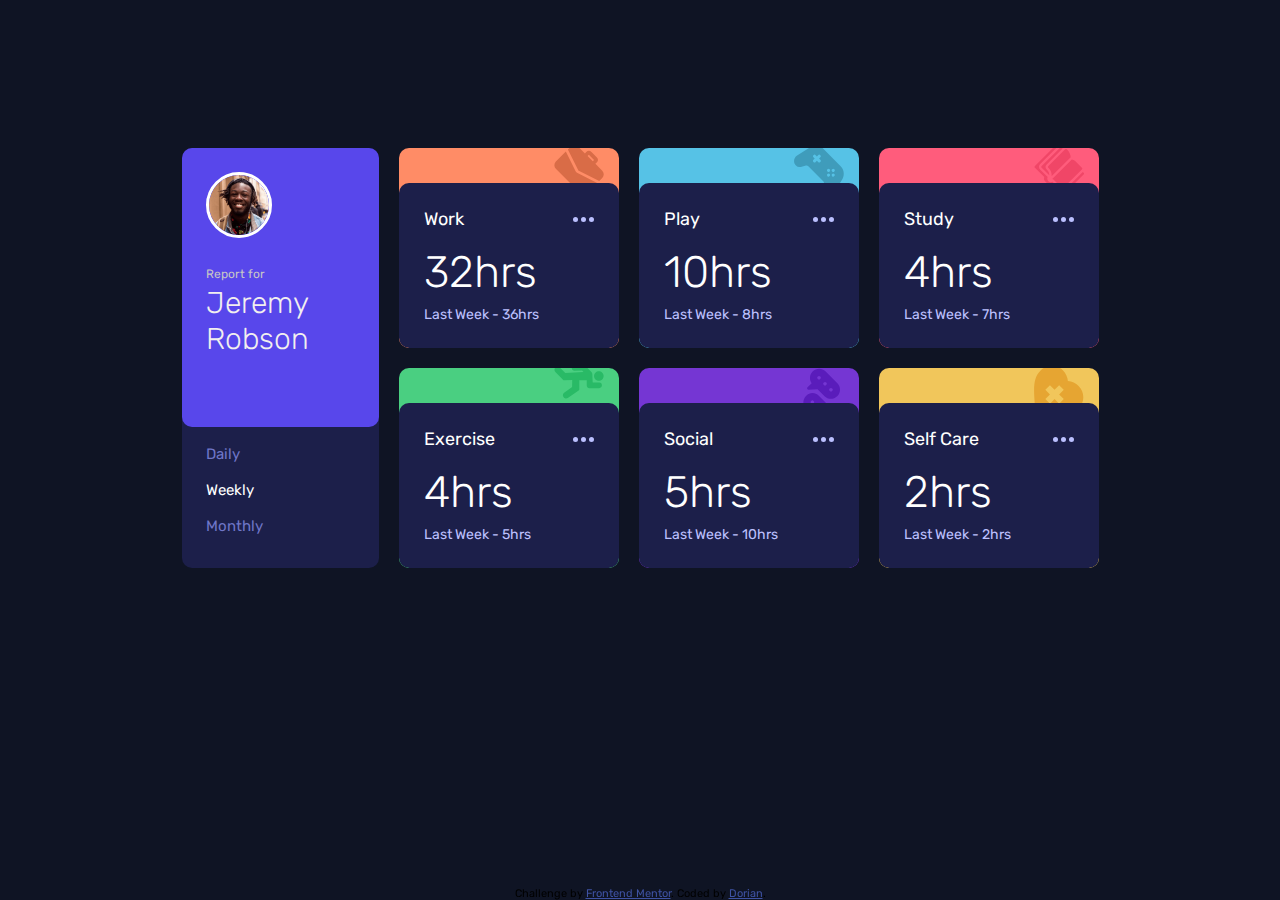
<file: index.html>
<!DOCTYPE html>
<html lang="en">
<head>
  <meta charset="UTF-8">
  <meta name="viewport" content="width=device-width, initial-scale=1.0"> <!-- displays site properly based on user's device -->

  <link rel="icon" type="image/png" sizes="32x32" href="./images/favicon-32x32.png">
  <link rel="stylesheet" href="styles.css">
  <link rel="preconnect" href="https://fonts.googleapis.com">
  <link rel="preconnect" href="https://fonts.gstatic.com" crossorigin>
  <link href="https://fonts.googleapis.com/css2?family=Rubik:wght@300;400;500&display=swap" rel="stylesheet">
  <title>Frontend Mentor | Time tracking dashboard</title>
  <script src="js.js" defer></script>
</head>
<body>
  <main>
    <div id="left">
      <div id="left-top">
        <img id="user-img" src="images/image-jeremy.png" alt="">
        <p id="report-for">Report for</p>
        <p id="user-name">Jeremy <br> Robson</p>
      </div>
      
      <div>
        <p class="period" id="period-daily">Daily</p>
        <p class="period" id="period-weekly">Weekly</p>
        <p class="period" id="period-monthly">Monthly</p>
      </div>
    </div>
   
    <div id="grid">
      <div class="card" id="work">
        <img class="card-img" src="images/icon-work.svg" alt="">
        <div class="card-info">
          <div class="name-elipsis-div">
            <p class="card-name">Work</p>
            <img class="elipsis-img" src="images/icon-ellipsis.svg" alt="">
          </div>
          <div class="weekly">
            <p class="time">32hrs</p>
            <p class="previous">Last Week - 36hrs</p>
          </div>
          <div class="daily">
            <p class="time">5hrs</p>
            <p class="previous">Previous - 7hrs</p>
          </div>
          <div class="monthyl">
            <p class="time">103hrs</p>
            <p class="previous">Last Month - 128hrs</p>
          </div>
        </div>
      </div>
    
      <div class="card" id="play">
        <img class="card-img" src="images/icon-play.svg" alt="">
        <div class="card-info">
          <div class="name-elipsis-div">
            <p class="card-name">Play</p>
            <img class="elipsis-img" src="images/icon-ellipsis.svg" alt="">
          </div>
         <div class="weekly">
          <p class="time">10hrs</p>
          <p class="previous">Last Week - 8hrs</p>
         </div> 
         <div class="daily">
          <p class="time">1hr</p>
          <p class="previous">Previous - 2hrs</p>
        </div>
        <div class="monthyl">
          <p class="time">23hrs</p>
          <p class="previous">Last Month - 29hrs</p>
        </div>
        </div>
      </div>
    
      <div class="card" id="study">
        <img class="card-img" src="images/icon-study.svg" alt="">
        <div class="card-info">
          <div class="name-elipsis-div">
            <p class="card-name">Study</p>
          <img class="elipsis-img" src="images/icon-ellipsis.svg" alt="">
          </div>
          <div class="weekly">
            <p class="time">4hrs</p>
            <p class="previous">Last Week - 7hrs</p>
          </div>
          <div class="daily">
            <p class="time">0hrs</p>
            <p class="previous">Previous - 1hr</p>
          </div>
          <div class="monthyl">
            <p class="time">13hrs</p>
            <p class="previous">Last Month - 19hrs</p>
          </div>
        </div>
      </div>
    
      <div class="card" id="exercise">
        <img class="card-img" src="images/icon-exercise.svg" alt="">
        <div class="card-info">
          <div class="name-elipsis-div">
            <p class="card-name">Exercise</p>
            <img class="elipsis-img" src="images/icon-ellipsis.svg" alt="">
          </div>
          <div class="weekly">
            <p class="time">4hrs</p>
            <p class="previous">Last Week - 5hrs</p>
          </div>
          <div class="daily">
            <p class="time">1hr</p>
            <p class="previous">Previous - 1hr</p>
          </div>
          <div class="monthyl">
            <p class="time">11hrs</p>
            <p class="previous">Last Month - 18hrs</p>
          </div>
        </div>
      </div>

      <div class="card" id="social">
        <img class="card-img" src="images/icon-social.svg" alt="">
        <div class="card-info">
          <div class="name-elipsis-div">
            <p class="card-name">Social</p>
          <img class="elipsis-img" src="images/icon-ellipsis.svg" alt="">
          </div>
          <div class="weekly">
            <p class="time">5hrs</p>
            <p class="previous">Last Week - 10hrs</p>
          </div>
          <div class="daily">
            <p class="time">1hr</p>
            <p class="previous">Previous - 3hrs</p>
          </div>
          <div class="monthyl">
            <p class="time">10hrs</p>
            <p class="previous">Last Month - 23hrs</p>
          </div>
        </div>
      </div>
    
      <div class="card" id="self-care">
        <img class="card-img" src="images/icon-self-care.svg" alt="">
        <div class="card-info">
          <div class="name-elipsis-div">
            <p class="card-name">Self Care</p>
            <img class="elipsis-img" src="images/icon-ellipsis.svg" alt="">
          </div>
          <div class="weekly">
            <p class="time">2hrs</p>
            <p class="previous">Last Week - 2hrs</p>
          </div>
          <div class="daily">
            <p class="time">0hrs</p>
            <p class="previous">Previous - 1hrs</p>
          </div>
          <div class="monthyl">
            <p class="time">7hrs</p>
            <p class="previous">Last Month - 11hrs</p>
          </div>
        </div>
      </div>
    </div>
  </main>
 
 
 

 
 
  
  <div class="attribution">
    Challenge by <a href="https://www.frontendmentor.io?ref=challenge" target="_blank">Frontend Mentor</a>. 
    Coded by <a href="#">Dorian</a>.
  </div>
</body>
</html>
</file>
<file: styles.css>
.attribution { font-size: 11px; text-align: center;
   position: fixed; bottom: 0; left: 30%; right: 30%;}
.attribution a { color: hsl(228, 45%, 44%); }


html {
  display: flex;
  align-items: center;
  justify-content: center;
  font-family: 'Rubik', sans-serif;
}

body {
  max-width: 1440px;
  font-size: 18px;
  background-color: hsl(226, 43%, 10%);
  padding-top: 140px;
 
}

main {
  display: flex;
  justify-content: center;
  
}

p {
  margin: 0;
}

#left {
  background-color: hsl(235, 46%, 20%);
  border-radius: 10px;
}

.period {
  margin: 18px 24px;
  color:hsl(235, 45%, 61%);
  font-size: 15px;
}

#period-weekly {
  color:white
}

.period:hover {
  color: white !important;
  cursor: pointer !important;
}

.period:nth-child(3) {
  margin-bottom: 10px
}

#left-top {
  background-color: hsl(246, 80%, 60%);
  border-radius: 10px;
  padding: 24px 70px 70px 24px ;
  color: white;
}

#user-img {
  border: 3px solid white;
  border-radius: 50%;
  width: 60px;
}

#report-for {
  font-size: 12px;
  color: rgb(199, 198, 198);
  margin: 24px 0px 4px 0px;
}

#user-name {
  font-size: 30px;
  font-weight: 300;
  color: rgb(242, 239, 239);
}


/*----------------------------------------
------------------------------------------
 -------------GRID STARTS HERE-------------
 -------------------------------------------
 ------------------------------------------- */

 #grid {
  display: grid;
  grid-template-columns: 1fr 1fr 1fr;
  grid-template-rows: 1fr 1fr;
  column-gap: 20px;
  row-gap: 20px;
  padding-left: 20px;
}

.card {
  background-color: hsl(235, 46%, 20%);
  position: relative;
  width: 220px;
  height: 200px;
  border-radius: 10px;
  overflow: hidden;

}

.card-img {
  position: absolute;
  right: 15px;
  top: -3px;
  width: 50px;
}

.card-name {
  color: white; 
}

.card-info {
  background-color: hsl(235, 46%, 20%);
  position: absolute;
  bottom: 0;
  right: 0;
  left: 0;
  padding: 25px;
  border-radius: 10px;
}

.card-info:hover {
  background-color: hsl(235, 45%, 61%);
  cursor: pointer;
}

.name-elipsis-div {
  display: flex;
  justify-content: space-between;
  align-items: center;
  margin-bottom: 16px;
}

.time {
  font-size: 44px;
  color: white;
  font-weight: 300;
  margin-bottom: 8px;
}

.previous {
  color: hsl(236, 100%, 87%);
  font-size: 14px;
}


#work {
  background-color: hsl(15, 100%, 70%);
}

#play {
  background-color: hsl(195, 74%, 62%);
}

#study {
  background-color: hsl(348, 100%, 68%);
}

#exercise {
  background-color: hsl(145, 58%, 55%);
}

#social {
  background-color: hsl(264, 64%, 52%);
}

#self-care {
  background-color: hsl(43, 84%, 65%);
}

.daily, .monthyl {
  display: none;
}
</file>
